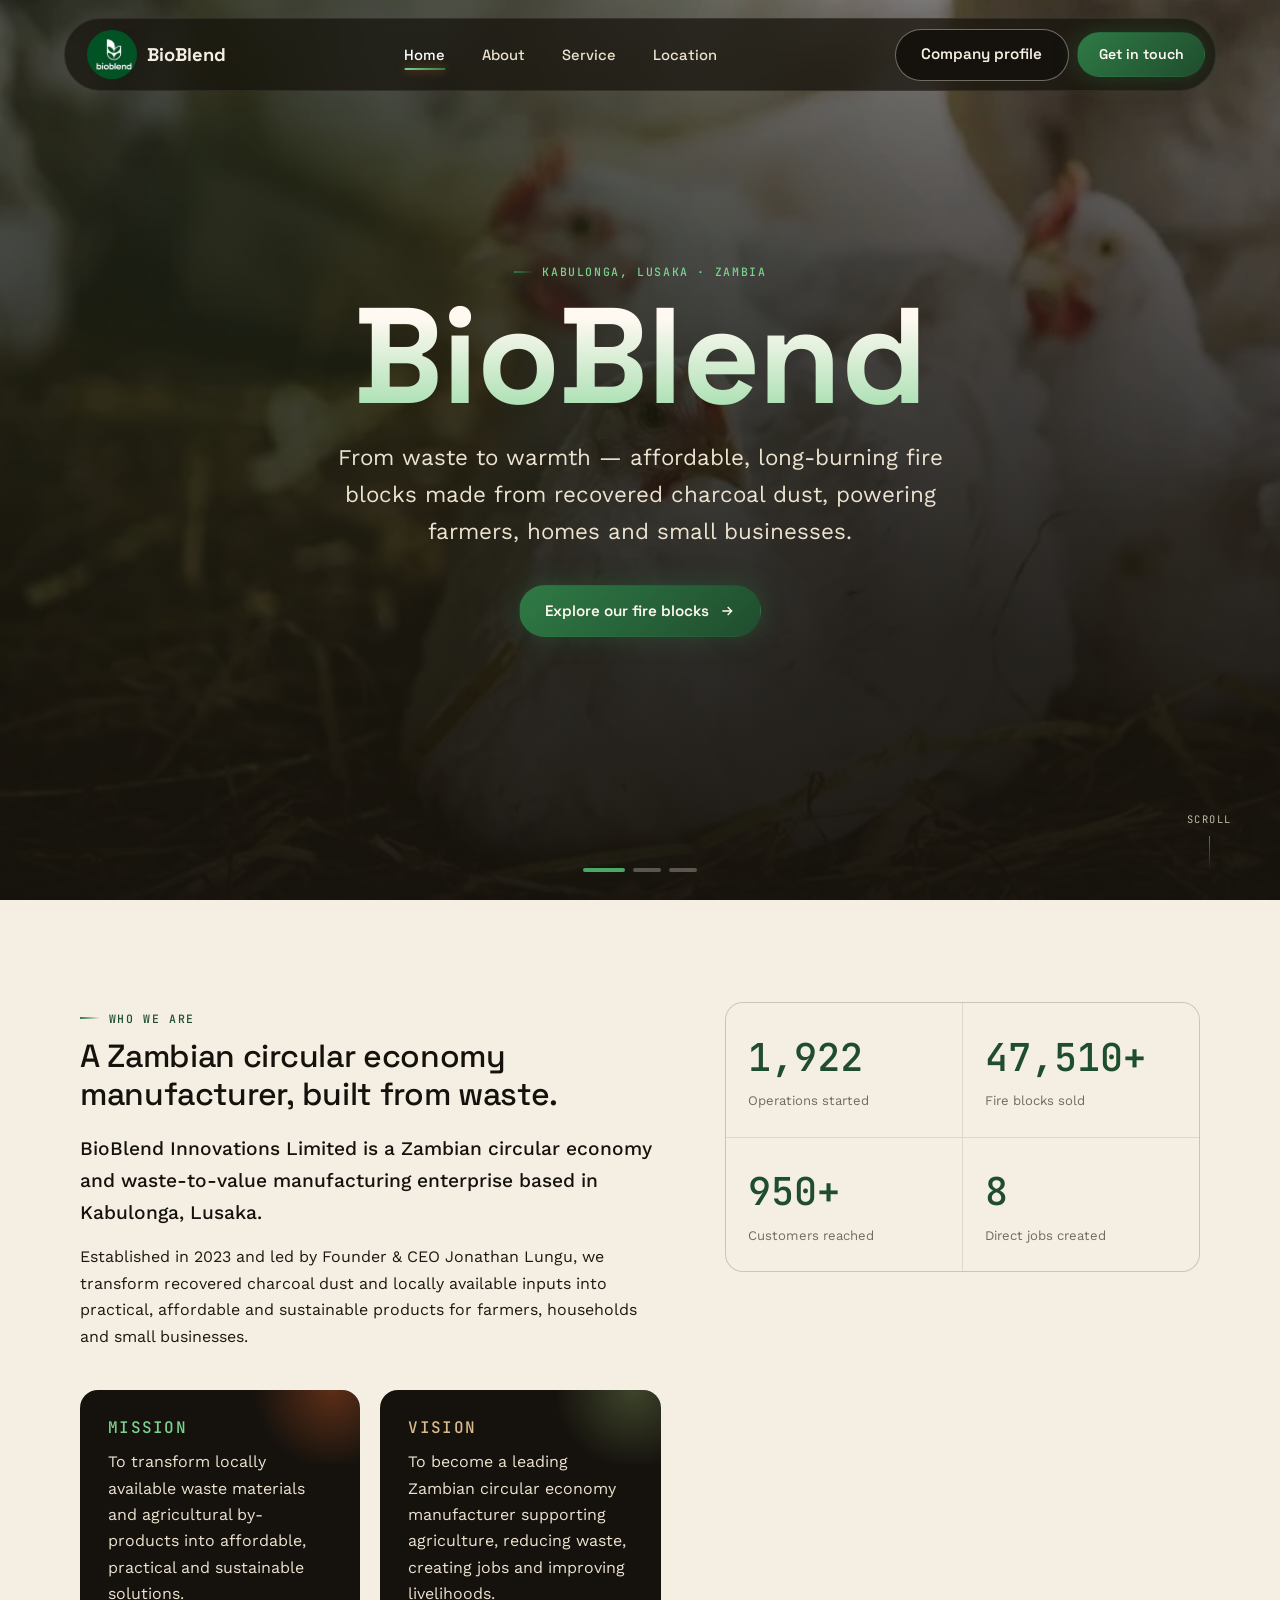
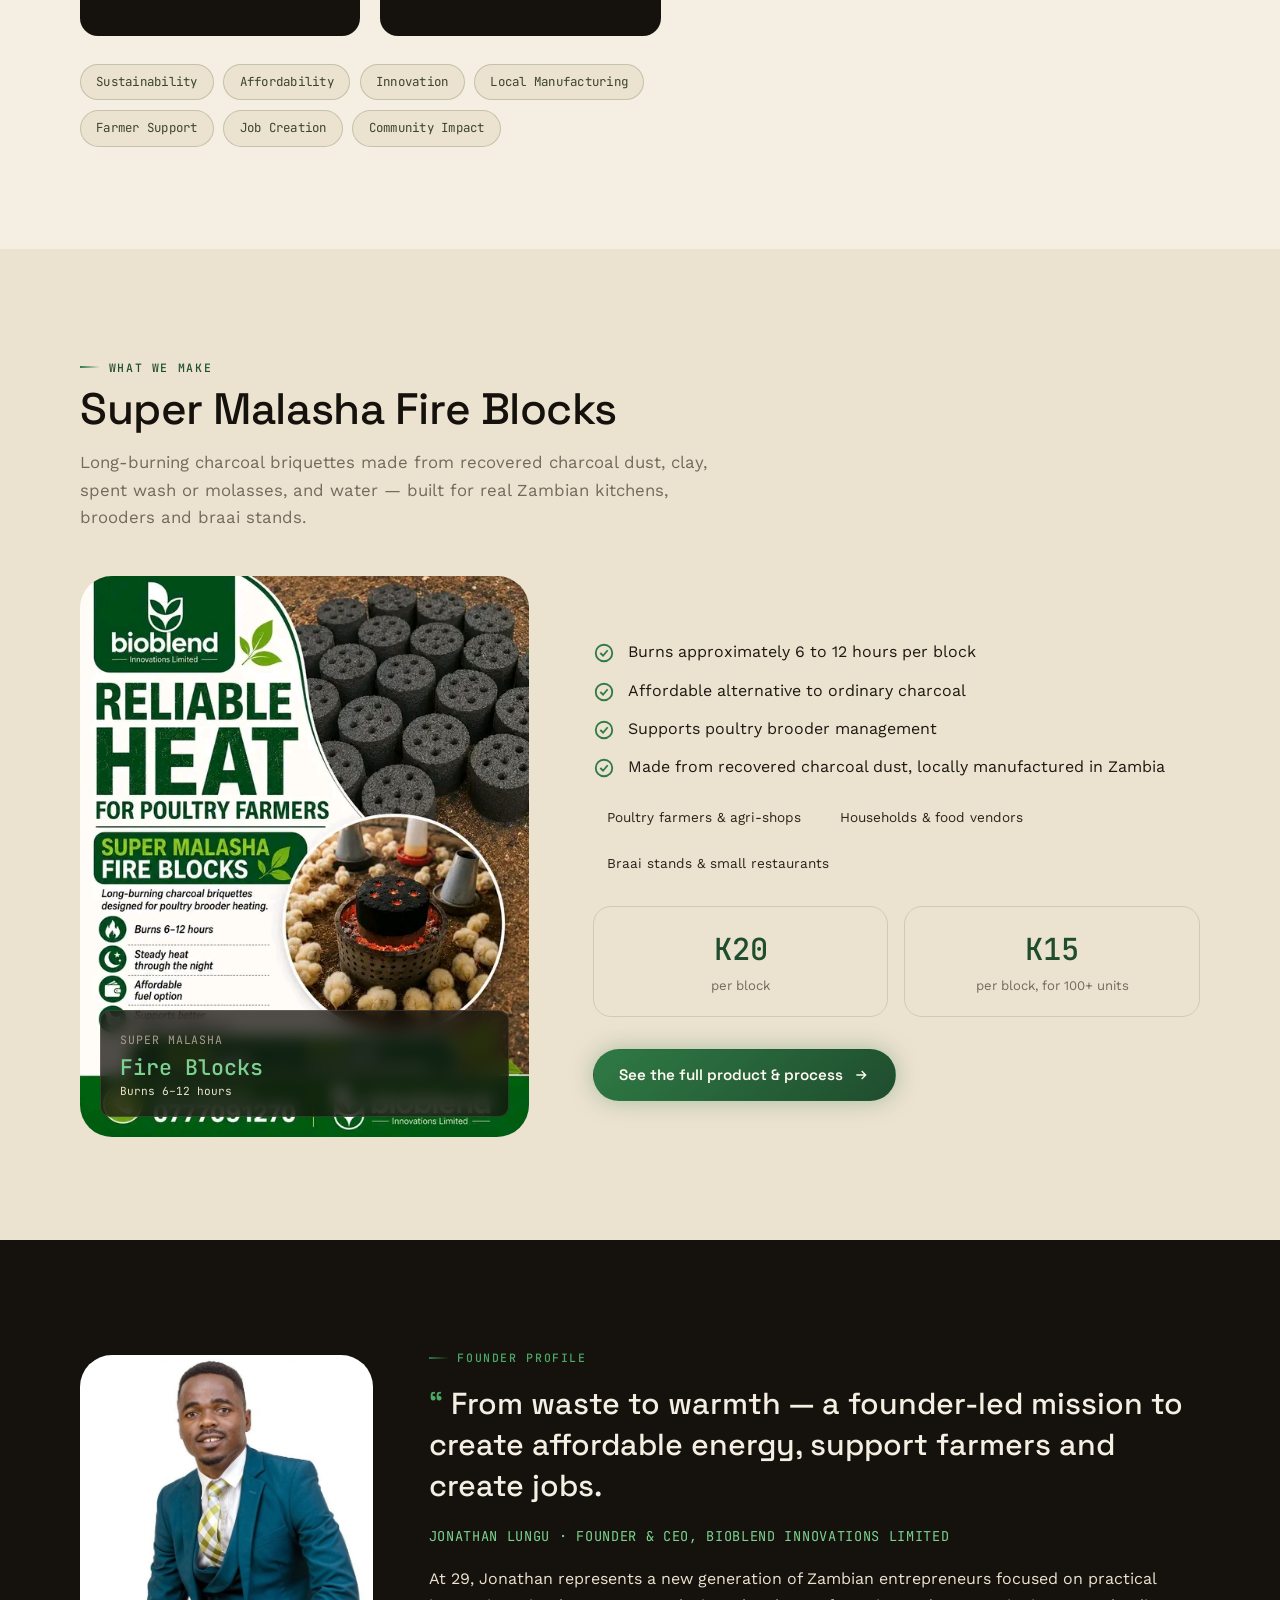
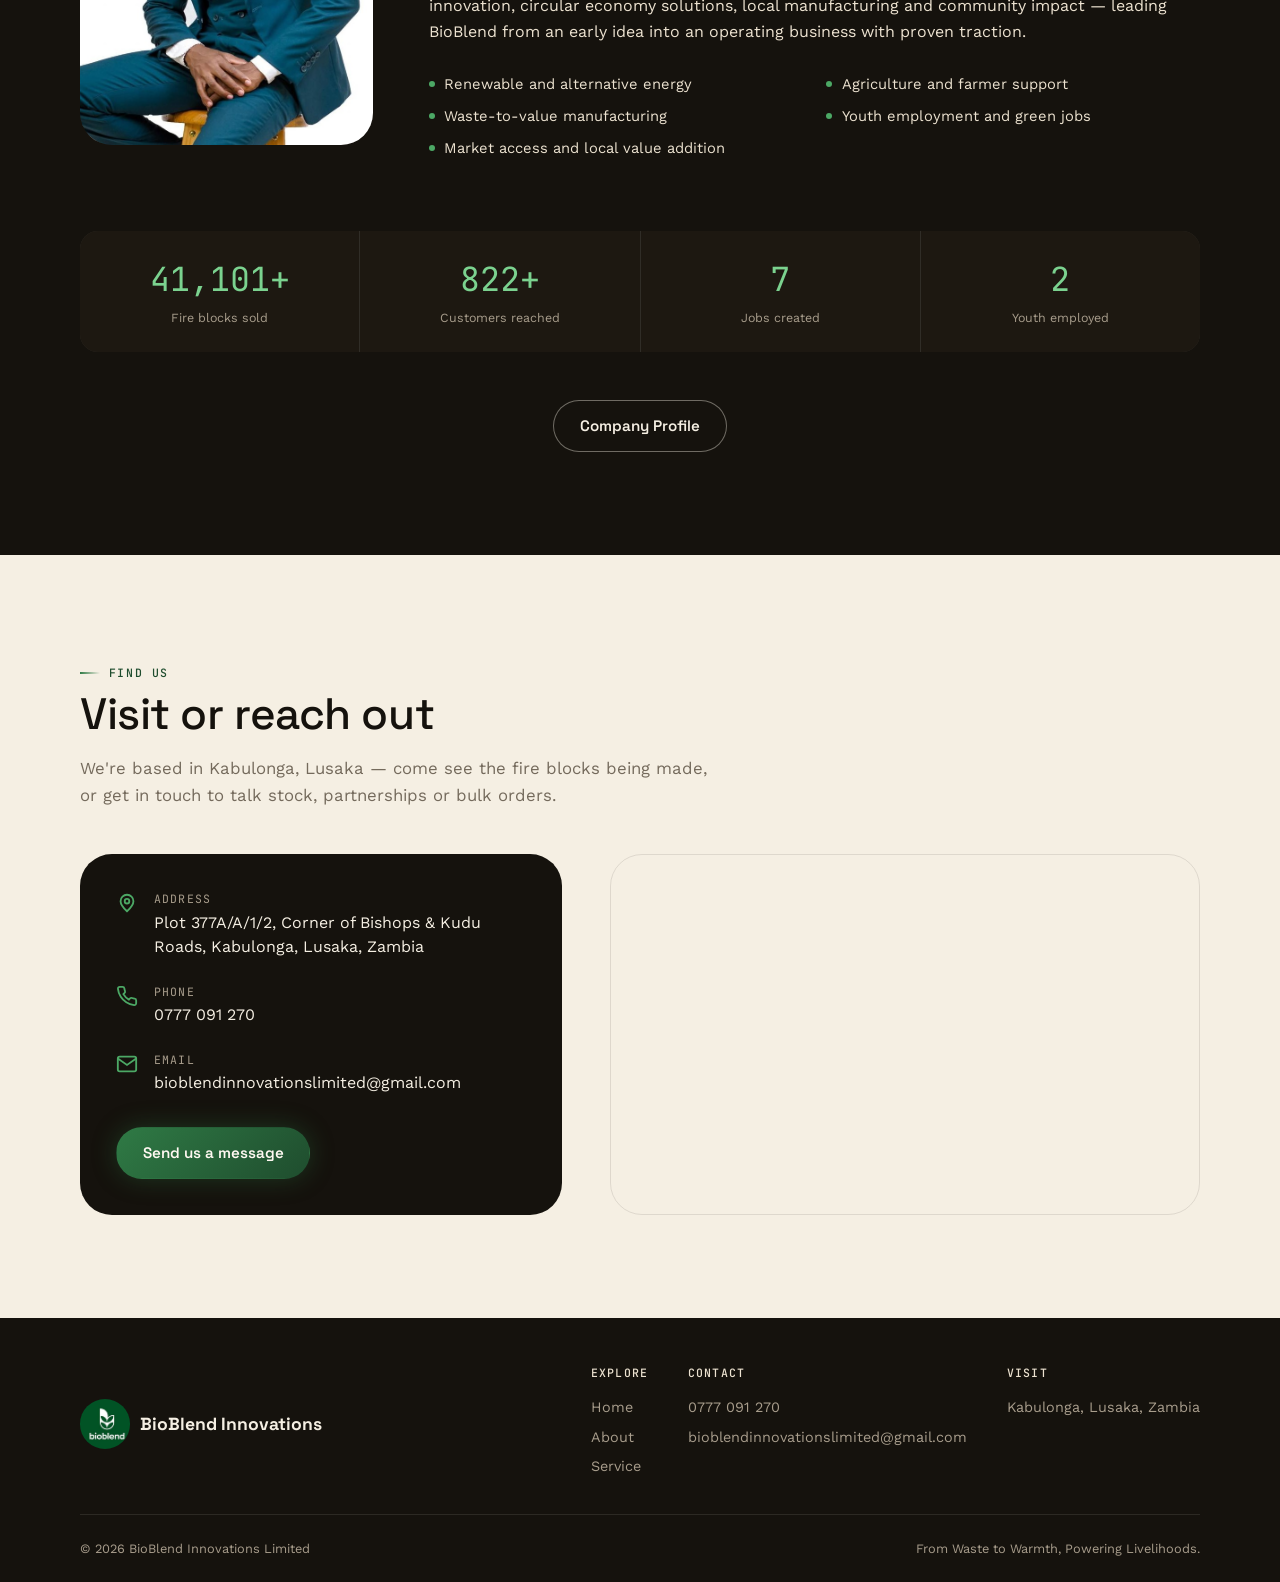
<file: index.html>
<!doctype html>
<html lang="en">
  <head>
    <meta charset="UTF-8" />
    <meta name="viewport" content="width=device-width, initial-scale=1.0" />
    <title>BioBlend Innovations — From Waste to Warmth</title>
    <meta
      name="description"
      content="BioBlend Innovations Limited turns recovered charcoal dust into Super Malasha Fire Blocks — affordable, long-burning energy for Zambian farmers, households and small businesses."
    />
    <link rel="preconnect" href="https://fonts.googleapis.com" />
    <link
      href="https://fonts.googleapis.com/css2?family=Space+Grotesk:wght@500;600;700&family=Work+Sans:wght@400;500;600&family=JetBrains+Mono:wght@500;600&display=swap"
      rel="stylesheet"
    />
    <link
      rel="stylesheet"
      href="https://cdn.jsdelivr.net/npm/bootstrap@5.3.0-alpha3/dist/css/bootstrap.min.css"
      integrity="sha384-KK94CHFLLe+nY2dmCWGMq91rCGa5gtU4mk92HdvYe+M/SXH301p5ILy+dN9+nJOZ"
      crossorigin="anonymous"
    />
    <link rel="stylesheet" href="app.css" />
  </head>
  <body data-page="home">
    <header class="">
      <nav class="site-nav" id="siteNav">
        <a class="brand" href="index.html"
          ><img
            src="images/LOGO.jpg"
            class="logo-img"
            style="width: 50px; border-radius: 50%"
            alt=""
          />
          <span class="d-none d-md-block">BioBlend</span>
        </a>

        <div class="nav-links">
          <a href="index.html#home" data-nav="home"
            ><span>Home</span><span class="u"></span
          ></a>
          <a href="index.html#about" data-nav="about"
            ><span>About</span><span class="u"></span
          ></a>
          <a href="service.html" data-nav="service"
            ><span>Service</span><span class="u"></span
          ></a>
          <a href="index.html#location" data-nav="location"
            ><span>Location</span><span class="u"></span
          ></a>
        </div>

        <div class="nav-cta">
          <a
            href="./BioBlend_Company_Profile.pdf"
            download
            class="btn btn-outline on-dark"
            >Company profile</a
          >
          <a href="index.html#location" class="btn btn-ember">Get in touch</a>
        </div>

        <button
          class="nav-toggle"
          aria-label="Toggle menu"
          aria-expanded="false"
          aria-controls="navPanel"
        >
          <span></span>
        </button>
      </nav>

      <div class="nav-panel d-md-none" id="navPanel">
        <a href="index.html#home" data-nav="home">Home</a>
        <a href="index.html#about" data-nav="about">About</a>
        <a href="service.html" data-nav="service">Service</a>
        <a href="index.html#location" data-nav="location">Location</a>
        <a href="index.html#location" class="btn btn-ember">Get in touch</a>
      </div>
    </header>

    <!-- ===================== HERO — 3-image slide, fixed overlay ===================== -->
    <section class="hero container-fluid" id="home" data-spy>
      <div class="hero-slide active">
        <div
          class="art"
          style="
            background:
              radial-gradient(
                circle at 20% 25%,
                rgba(31, 77, 46, 0.55),
                transparent 55%
              ),
              radial-gradient(
                circle at 75% 70%,
                rgba(21, 18, 13, 0.65),
                transparent 60%
              ),
              url(&quot;./images/broilers.jpg&quot;);
            background-size: cover;
            background-position: center;
          "
        ></div>
      </div>
      <div class="hero-slide">
        <div
          class="art"
          style="
            background:
              radial-gradient(
                circle at 30% 30%,
                rgba(76, 168, 101, 0.4),
                transparent 55%
              ),
              radial-gradient(
                circle at 70% 75%,
                rgba(21, 18, 13, 0.7),
                transparent 60%
              ),
              url(&quot;./images/fireblock-portrait.jpg&quot;);
            background-size: cover;
            background-position: top center;
          "
        ></div>
      </div>
      <div class="hero-slide">
        <div
          class="art"
          style="
            background:
              radial-gradient(
                circle at 50% 85%,
                rgba(47, 122, 69, 0.5),
                transparent 55%
              ),
              radial-gradient(
                circle at 25% 15%,
                rgba(21, 18, 13, 0.4),
                transparent 50%
              ),
              url(&quot;./images/natural-compost.jpg&quot;);
            background-size: cover;
            background-position: center;
          "
        ></div>
      </div>

      <div class="hero-content">
        <span class="eyebrow">Kabulonga, Lusaka · Zambia</span>
        <h1 class="hero-word">BioBlend</h1>
        <p class="hero-tagline">
          From waste to warmth — affordable, long-burning fire blocks made from
          recovered charcoal dust, powering farmers, homes and small businesses.
        </p>
        <div class="hero-actions">
          <a href="index.html#service" class="btn btn-ember">
            Explore our fire blocks
            <svg
              viewBox="0 0 24 24"
              fill="none"
              stroke="currentColor"
              stroke-width="2"
            >
              <path d="M5 12h14M13 6l6 6-6 6" />
            </svg>
          </a>
          <a href="about.html" class="btn btn-outline on-dark d-none"
            >Our story</a
          >
        </div>
      </div>

      <div class="hero-dots">
        <button class="active" aria-label="Slide 1"></button>
        <button aria-label="Slide 2"></button>
        <button aria-label="Slide 3"></button>
      </div>
      <div class="scroll-cue">
        <span>Scroll</span><span class="line"></span>
      </div>
    </section>

    <!-- ===================== 1. ABOUT (snapshot) ===================== -->
    <section class="on-parchment" id="about" data-spy>
      <div class="wrap">
        <div class="snap-grid">
          <div class="snap-copy reveal-left">
            <span class="eyebrow">Who we are</span>
            <h2 style="margin-top: 0.6rem">
              A Zambian circular economy manufacturer, built from waste.
            </h2>
            <p class="lead-line" style="margin-top: 1.25rem">
              BioBlend Innovations Limited is a Zambian circular economy and
              waste-to-value manufacturing enterprise based in Kabulonga,
              Lusaka.
            </p>
            <p>
              Established in 2023 and led by Founder &amp; CEO Jonathan Lungu,
              we transform recovered charcoal dust and locally available inputs
              into practical, affordable and sustainable products for farmers,
              households and small businesses.
            </p>
            <div class="mv-grid">
              <div class="mv-card reveal-scale">
                <h4>Mission</h4>
                <p>
                  To transform locally available waste materials and
                  agricultural by-products into affordable, practical and
                  sustainable solutions.
                </p>
              </div>
              <div class="mv-card moss reveal-scale">
                <h4>Vision</h4>
                <p>
                  To become a leading Zambian circular economy manufacturer
                  supporting agriculture, reducing waste, creating jobs and
                  improving livelihoods.
                </p>
              </div>
            </div>
            <div class="value-chips stagger">
              <span>Sustainability</span>
              <span>Affordability</span>
              <span>Innovation</span>
              <span>Local Manufacturing</span>
              <span>Farmer Support</span>
              <span>Job Creation</span>
              <span>Community Impact</span>
            </div>
            <a
              href="about.html"
              class="btn btn-outline d-none"
              style="margin-top: 2rem"
            >
              Read our full company profile
              <svg
                viewBox="0 0 24 24"
                fill="none"
                stroke="currentColor"
                stroke-width="2"
              >
                <path d="M5 12h14M13 6l6 6-6 6" />
              </svg>
            </a>
          </div>

          <div class="reveal-right">
            <div class="stat-grid">
              <div class="stat-card">
                <span class="num" data-count="2023" data-suffix="">0</span
                ><span class="label">Operations started</span>
              </div>
              <div class="stat-card">
                <span class="num" data-count="50000" data-suffix="+">0</span
                ><span class="label">Fire blocks sold</span>
              </div>
              <div class="stat-card">
                <span class="num" data-count="1000" data-suffix="+">0</span
                ><span class="label">Customers reached</span>
              </div>
              <div class="stat-card">
                <span class="num" data-count="8" data-suffix="">0</span
                ><span class="label">Direct jobs created</span>
              </div>
            </div>
          </div>
        </div>
      </div>
    </section>

    <!-- ===================== 2. SERVICE (flagship product) ===================== -->
    <section class="on-clay" id="service" data-spy>
      <div class="wrap">
        <div class="section-head reveal">
          <span class="eyebrow">What we make</span>
          <h2>Super Malasha Fire Blocks</h2>
          <p>
            Long-burning charcoal briquettes made from recovered charcoal dust,
            clay, spent wash or molasses, and water — built for real Zambian
            kitchens, brooders and braai stands.
          </p>
        </div>

        <div class="product-grid">
          <div class="product-visual reveal-scale">
            <svg
              width="100%"
              height="100%"
              viewBox="0 0 400 500"
              preserveAspectRatio="xMidYMid slice"
              class="d-none"
            >
              <rect width="400" height="500" fill="#1d1811" />
              <radialGradient id="pg" cx="30%" cy="20%" r="70%">
                <stop offset="0%" stop-color="#2f7a45" stop-opacity="0.55" />
                <stop offset="100%" stop-color="#1d1811" stop-opacity="0" />
              </radialGradient>
              <rect width="400" height="500" fill="url(#pg)" />
              <g opacity="0.95">
                <rect
                  x="90"
                  y="260"
                  width="90"
                  height="55"
                  rx="6"
                  fill="#453a2b"
                />
                <rect
                  x="190"
                  y="245"
                  width="90"
                  height="55"
                  rx="6"
                  fill="#2b2319"
                />
                <rect
                  x="130"
                  y="200"
                  width="90"
                  height="55"
                  rx="6"
                  fill="#c99b6a"
                />
                <rect
                  x="110"
                  y="315"
                  width="90"
                  height="55"
                  rx="6"
                  fill="#2b2319"
                />
                <rect
                  x="205"
                  y="305"
                  width="90"
                  height="55"
                  rx="6"
                  fill="#453a2b"
                />
              </g>
            </svg>
            <img
              src="images/fireblock-portrait.jpg"
              style="width: 100%; height: 100%; object-fit: cover"
              alt=""
            />
            <div class="price-badge">
              <div>
                <span
                  style="
                    font-family: var(--font-mono);
                    font-size: 0.72rem;
                    color: var(--ash-300);
                    text-transform: uppercase;
                    letter-spacing: 0.08em;
                  "
                  >Super Malasha</span
                >
                <div class="p">Fire Blocks<small>Burns 6–12 hours</small></div>
              </div>
            </div>
          </div>

          <div class="reveal-right">
            <ul class="benefit-list stagger">
              <li>
                <svg
                  viewBox="0 0 24 24"
                  fill="none"
                  stroke="currentColor"
                  stroke-width="2"
                >
                  <circle cx="12" cy="12" r="9" />
                  <path d="M8 12l3 3 5-6" /></svg
                >Burns approximately 6 to 12 hours per block
              </li>
              <li>
                <svg
                  viewBox="0 0 24 24"
                  fill="none"
                  stroke="currentColor"
                  stroke-width="2"
                >
                  <circle cx="12" cy="12" r="9" />
                  <path d="M8 12l3 3 5-6" /></svg
                >Affordable alternative to ordinary charcoal
              </li>
              <li>
                <svg
                  viewBox="0 0 24 24"
                  fill="none"
                  stroke="currentColor"
                  stroke-width="2"
                >
                  <circle cx="12" cy="12" r="9" />
                  <path d="M8 12l3 3 5-6" /></svg
                >Supports poultry brooder management
              </li>
              <li>
                <svg
                  viewBox="0 0 24 24"
                  fill="none"
                  stroke="currentColor"
                  stroke-width="2"
                >
                  <circle cx="12" cy="12" r="9" />
                  <path d="M8 12l3 3 5-6" /></svg
                >Made from recovered charcoal dust, locally manufactured in
                Zambia
              </li>
            </ul>

            <div class="market-row">
              <span>Poultry farmers &amp; agri-shops</span>
              <span>Households &amp; food vendors</span>
              <span>Braai stands &amp; small restaurants</span>
            </div>

            <div class="price-table">
              <div class="cell">
                <div class="amt">K20</div>
                <div class="cond">per block</div>
              </div>
              <div class="cell">
                <div class="amt">K15</div>
                <div class="cond">per block, for 100+ units</div>
              </div>
            </div>

            <a
              href="service.html"
              class="btn btn-ember"
              style="margin-top: 2rem"
            >
              See the full product &amp; process
              <svg
                viewBox="0 0 24 24"
                fill="none"
                stroke="currentColor"
                stroke-width="2"
              >
                <path d="M5 12h14M13 6l6 6-6 6" />
              </svg>
            </a>
          </div>
        </div>
      </div>
    </section>

    <!-- ===================== 3. ABOUT US (people & impact) ===================== -->
    <section class="on-dark" id="people" data-spy>
      <div class="wrap">
        <div class="founder-grid">
          <div class="founder-portrait reveal-scale">
            <img
              src="./images/founder-profile.jpg"
              alt="Jonathan Lungu, Founder & CEO of BioBlend Innovations Limited"
            />
          </div>
          <div class="reveal-right">
            <span class="eyebrow" style="color: var(--ember-400)"
              >Founder profile</span
            >
            <p class="founder-quote" style="margin-top: 1rem">
              From waste to warmth — a founder-led mission to create affordable
              energy, support farmers and create jobs.
            </p>
            <div class="founder-role">
              JONATHAN LUNGU · FOUNDER &amp; CEO, BIOBLEND INNOVATIONS LIMITED
            </div>
            <p style="margin-top: 1.25rem; color: var(--parchment-100)">
              At 29, Jonathan represents a new generation of Zambian
              entrepreneurs focused on practical innovation, circular economy
              solutions, local manufacturing and community impact — leading
              BioBlend from an early idea into an operating business with proven
              traction.
            </p>
            <ul class="founder-focus stagger">
              <li>Renewable and alternative energy</li>
              <li>Agriculture and farmer support</li>
              <li>Waste-to-value manufacturing</li>
              <li>Youth employment and green jobs</li>
              <li>Market access and local value addition</li>
            </ul>
          </div>
        </div>

        <div class="op-strip stagger" style="margin-top: 4.5rem">
          <div class="cell">
            <span class="num" data-count="50000" data-suffix="+">0</span>
            <div class="lbl">Fire blocks sold</div>
          </div>
          <div class="cell">
            <span class="num" data-count="1000" data-suffix="+">0</span>
            <div class="lbl">Customers reached</div>
          </div>
          <div class="cell">
            <span class="num" data-count="8">0</span>
            <div class="lbl">Jobs created</div>
          </div>
          <div class="cell">
            <span class="num" data-count="3">0</span>
            <div class="lbl">Youth employed</div>
          </div>
        </div>

        <div style="text-align: center; margin-top: 3rem" class="reveal ">
          <a href="BioBlend_Company_Profile.pdf" class="btn btn-outline on-dark"
            >Company Profile</a
          >
        </div>
      </div>
    </section>

    <!-- ===================== 4. LOCATION ===================== -->
    <section class="on-parchment" id="location" data-spy>
      <div class="wrap">
        <div class="section-head reveal">
          <span class="eyebrow">Find us</span>
          <h2>Visit or reach out</h2>
          <p>
            We're based in Kabulonga, Lusaka — come see the fire blocks being
            made, or get in touch to talk stock, partnerships or bulk orders.
          </p>
        </div>

        <div class="loc-grid">
          <div class="loc-card reveal-left">
            <div class="loc-item">
              <svg
                viewBox="0 0 24 24"
                fill="none"
                stroke="currentColor"
                stroke-width="2"
              >
                <path d="M12 21s7-6.5 7-11a7 7 0 10-14 0c0 4.5 7 11 7 11z" />
                <circle cx="12" cy="10" r="2.5" />
              </svg>
              <div>
                <div class="t">Address</div>
                <div class="v">
                  Plot 377A/A/1/2, Corner of Bishops &amp; Kudu Roads,
                  Kabulonga, Lusaka, Zambia
                </div>
              </div>
            </div>
            <div class="loc-item">
              <svg
                viewBox="0 0 24 24"
                fill="none"
                stroke="currentColor"
                stroke-width="2"
              >
                <path
                  d="M22 16.92v3a2 2 0 01-2.18 2 19.79 19.79 0 01-8.63-3.07 19.5 19.5 0 01-6-6 19.79 19.79 0 01-3.07-8.67A2 2 0 014.11 2h3a2 2 0 012 1.72c.13.96.36 1.9.7 2.81a2 2 0 01-.45 2.11L8.09 9.91a16 16 0 006 6l1.27-1.27a2 2 0 012.11-.45c.9.34 1.85.57 2.81.7A2 2 0 0122 16.92z"
                />
              </svg>
              <div>
                <div class="t">Phone</div>
                <div class="v">
                  <a href="tel:+260777091270">0777 091 270</a>
                </div>
              </div>
            </div>
            <div class="loc-item">
              <svg
                viewBox="0 0 24 24"
                fill="none"
                stroke="currentColor"
                stroke-width="2"
              >
                <path d="M4 4h16v16H4z" stroke="none" />
                <path d="M22 6l-10 7L2 6" />
                <rect x="2" y="4" width="20" height="16" rx="2" />
              </svg>
              <div>
                <div class="t">Email</div>
                <div class="v">
                  <a href="mailto:bioblendinnovationslimited@gmail.com"
                    >bioblendinnovationslimited@gmail.com</a
                  >
                </div>
              </div>
            </div>
            <a
              href="mailto:bioblendinnovations@gmail.com"
              class="btn btn-ember"
              style="align-self: flex-start; margin-top: 0.5rem"
              >Send us a message</a
            >
          </div>

          <div class="map-frame reveal-right">
            <iframe
              title="BioBlend Innovations location map"
              src="https://www.google.com/maps?q=Kabulonga,+Lusaka,+Zambia&output=embed"
              loading="lazy"
              referrerpolicy="no-referrer-when-downgrade"
            >
            </iframe>
          </div>
        </div>
      </div>
    </section>

    <footer class="site-footer">
      <div class="wrap">
        <div class="footer-top">
          <div class="footer-brand">
             <img
            src="images/LOGO.jpg"
            class="logo-img"
            style="width: 50px; border-radius: 50%"
            alt=""
          />
            BioBlend Innovations
          </div>
          <div class="footer-links">
            <div>
              <h5>Explore</h5>
              <a href="index.html">Home</a>
              <a href="about.html">About</a>
              <a href="service.html">Service</a>
            </div>
            <div>
              <h5>Contact</h5>
              <a href="tel:+260777091270">0777 091 270</a>
              <a href="mailto:bioblendinnovationslimited@gmail.com"
                >bioblendinnovationslimited@gmail.com</a
              >
            </div>
            <div>
              <h5>Visit</h5>
              <a href="index.html#location">Kabulonga, Lusaka, Zambia</a>
            </div>
          </div>
        </div>
        <div class="footer-bottom">
          <span>© <span data-year></span> BioBlend Innovations Limited</span>
          <span>From Waste to Warmth, Powering Livelihoods.</span>
        </div>
      </div>
    </footer>

    <script src="script.js" defer></script>
    <script
      src="https://cdn.jsdelivr.net/npm/bootstrap@5.3.0-alpha3/dist/js/bootstrap.bundle.min.js"
      integrity="sha384-ENjdO4Dr2bkBIFxQpeoTz1HIcje39Wm4jDKdf19U8gI4ddQ3GYNS7NTKfAdVQSZe"
      crossorigin="anonymous"
      defer
    ></script>
  </body>
</html>
</file>
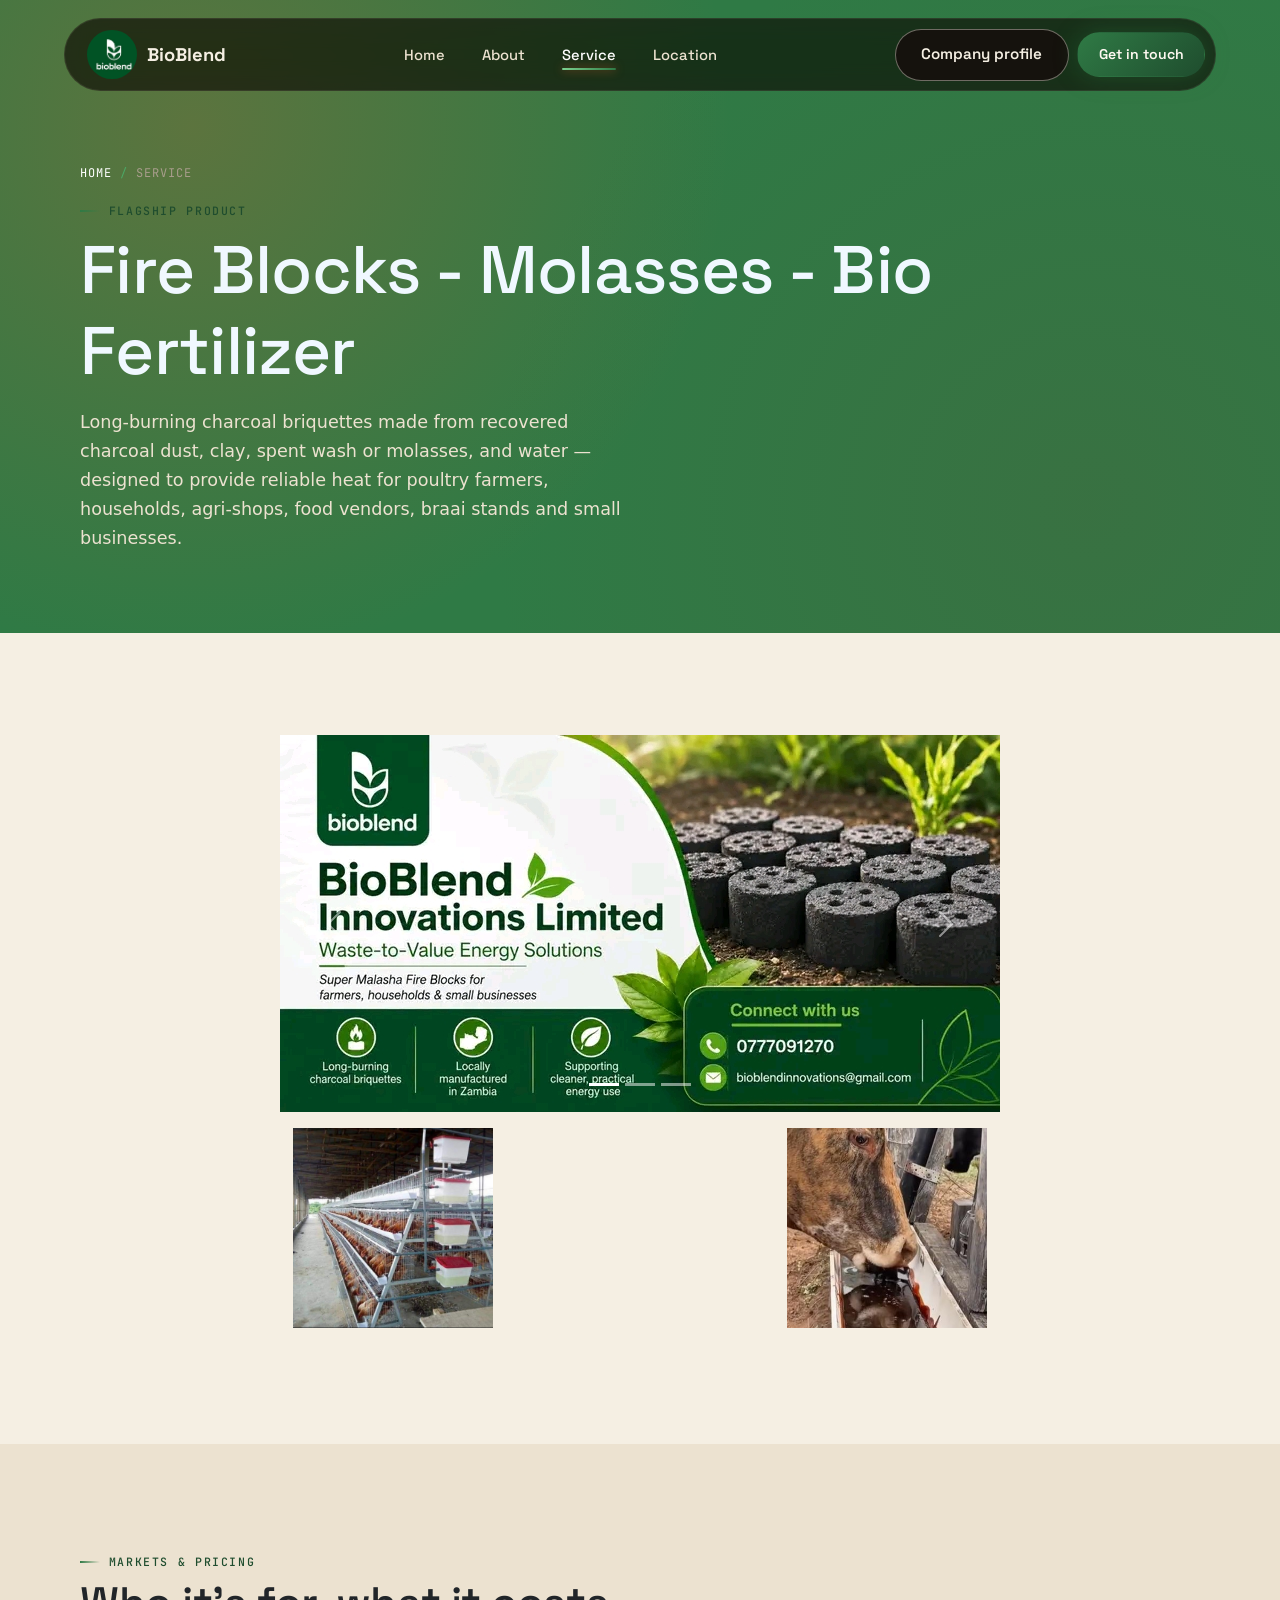
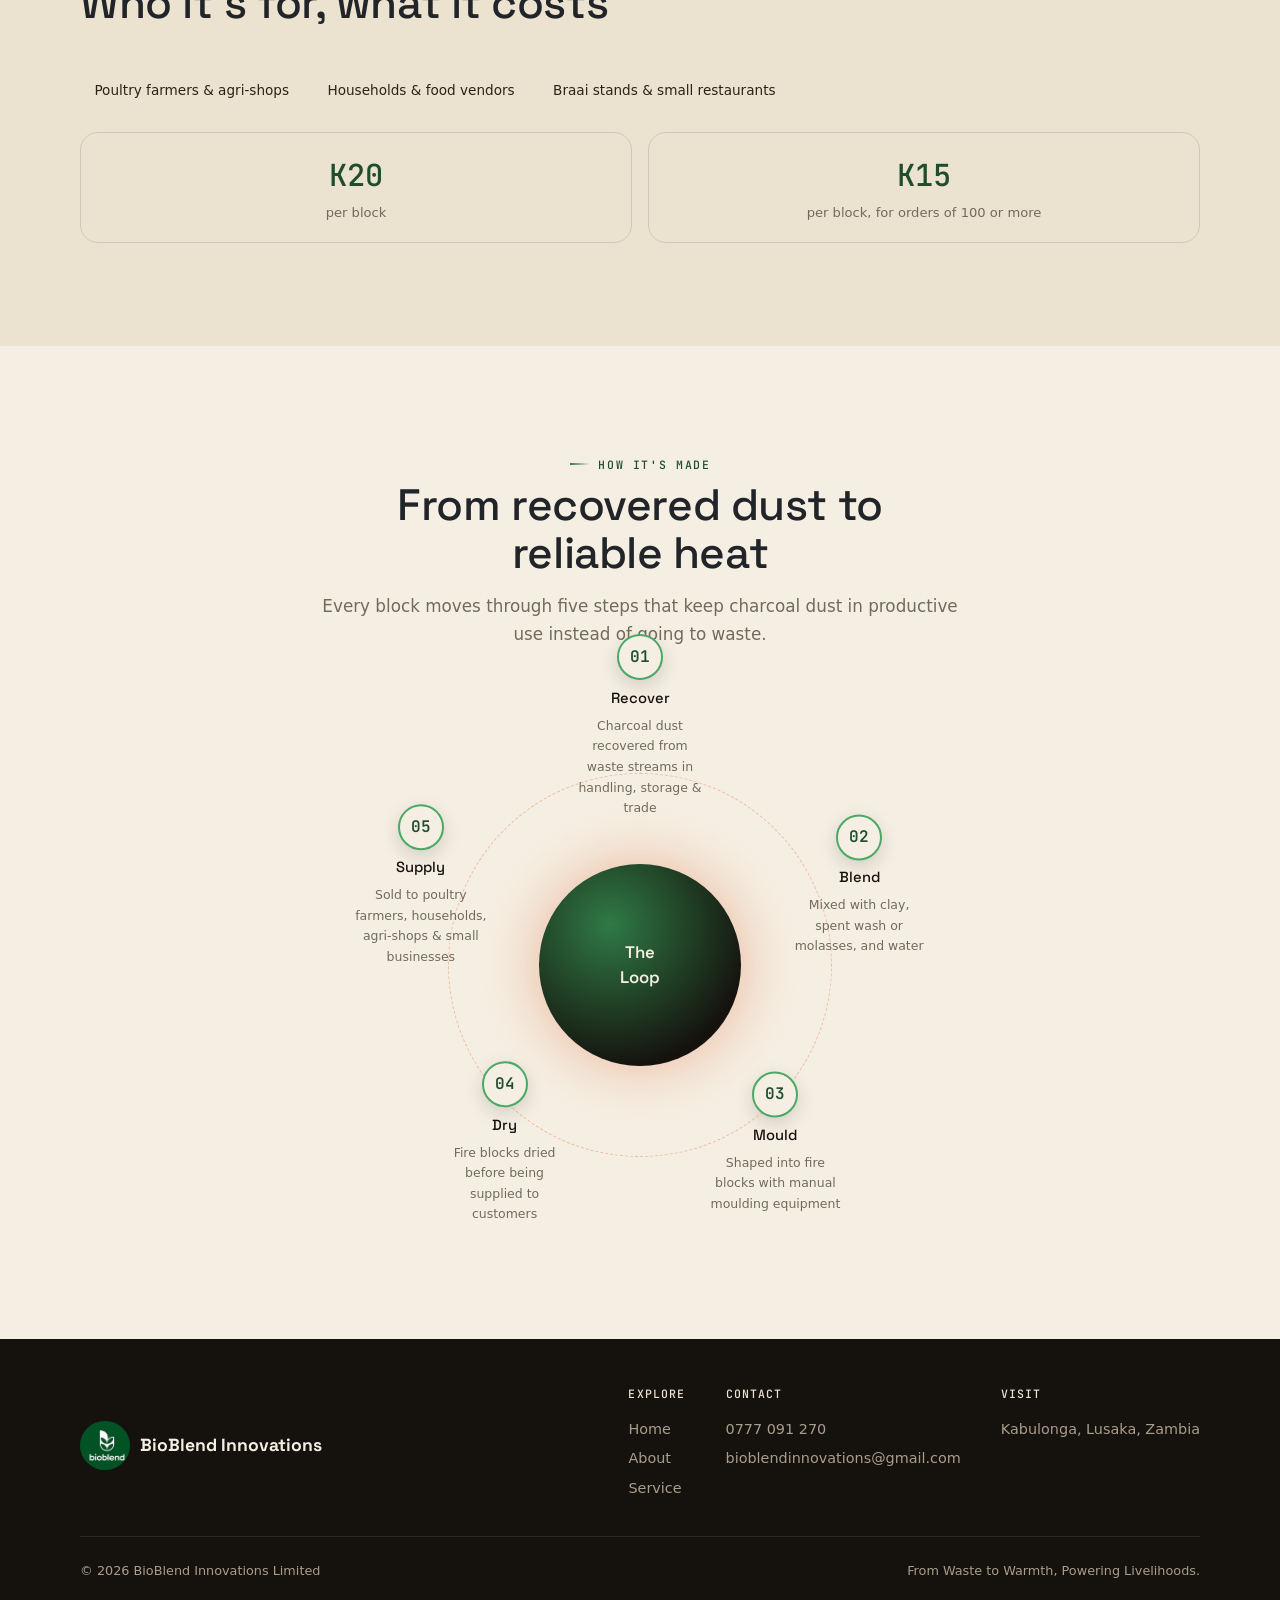
<file: service.html>
<!doctype html>
<html lang="en">
  <head>
    <meta charset="UTF-8" />
    <meta name="viewport" content="width=device-width, initial-scale=1.0" />
    <title>
      Our Product — Super Malasha Fire Blocks | BioBlend Innovations
    </title>
    <meta
      name="description"
      content="Super Malasha Fire Blocks: long-burning charcoal briquettes from recovered charcoal dust. Benefits, markets, pricing and how they're made."
    />
    <link rel="preconnect" href="https://fonts.googleapis.com" />
    <link
      href="https://fonts.googleapis.com/css2?family=Space+Grotesk:wght@500;600;700&family=Work+Sans:wght@400;500;600&family=JetBrains+Mono:wght@500;600&display=swap"
      rel="stylesheet"
    />
    <link rel="stylesheet" href="app.css" />
    <link
      rel="stylesheet"
      href="https://cdn.jsdelivr.net/npm/bootstrap@5.3.0-alpha3/dist/css/bootstrap.min.css"
    />
  </head>
  <body data-page="service">
    <header>
      <nav class="site-nav" id="siteNav">
        <a class="brand" href="#" style="text-decoration: none"
          ><img
            src="images/LOGO.jpg"
            class="logo-img"
            style="width: 50px; border-radius: 50%"
            alt=""
          />
          <span class="d-none d-md-block">BioBlend</span>
        </a>

        <div class="nav-links">
          <a href="index.html#home" data-nav="home"
            ><span>Home</span><span class="u"></span
          ></a>
          <a href="index.html#about" data-nav="about"
            ><span>About</span><span class="u"></span
          ></a>
          <a href="index.html#service" data-nav="service"
            ><span>Service</span><span class="u"></span
          ></a>
          <a href="index.html#location" data-nav="location"
            ><span>Location</span><span class="u"></span
          ></a>
        </div>

        <div class="nav-cta">
          <a href="about.html" class="service-btn rounded-5 btn-outline on-dark"
            >Company profile</a
          >
          <a href="index.html#location" class="service-btn rounded-5 btn-ember"
            >Get in touch</a
          >
        </div>

        <button
          class="nav-toggle"
          aria-label="Toggle menu"
          aria-expanded="false"
          aria-controls="navPanel"
        >
          <span></span>
        </button>
      </nav>
      <div class="nav-panel d-md-none" id="navPanel">
        <a href="index.html#home" data-nav="home">Home</a>
        <a href="index.html#about" data-nav="about">About</a>
        <a href="service.html" data-nav="service">Service</a>
        <a href="index.html#location" data-nav="location">Location</a>
        <a href="index.html#location" class="btn btn-ember">Get in touch</a>
      </div>
    </header>

    <!-- PAGE HERO -->
    <section class="page-hero">
      <div class="wrap inner">
        <div class="crumb">
          <a href="index.html" style="text-decoration: none; color: white"
            >Home</a
          ><span class="sep">/</span><span>Service</span>
        </div>
        <span class="eyebrow" style="margin-top: 1.25rem"
          >Flagship product</span
        >
        <h1 style="color: aliceblue">
          Fire Blocks - Molasses - Bio Fertilizer
        </h1>
        <p class="lead">
          Long-burning charcoal briquettes made from recovered charcoal dust,
          clay, spent wash or molasses, and water — designed to provide reliable
          heat for poultry farmers, households, agri-shops, food vendors, braai
          stands and small businesses.
        </p>
      </div>
    </section>

    <!-- PRODUCT OVERVIEW -->
    <section class="on-parchment">
      <div class="wrap">
        <div
          class="product-grid ontainer-fluid d-flex justify-content-center align-items-center"
        >
          <div class="">
            <div id="carouselExampleIndicators" class="carousel slide">
              <div class="carousel-indicators">
                <button
                  type="button"
                  data-bs-target="#carouselExampleIndicators"
                  data-bs-slide-to="0"
                  class="active"
                  aria-current="true"
                  aria-label="Slide 1"
                ></button>
                <button
                  type="button"
                  data-bs-target="#carouselExampleIndicators"
                  data-bs-slide-to="1"
                  aria-label="Slide 2"
                ></button>
                <button
                  type="button"
                  data-bs-target="#carouselExampleIndicators"
                  data-bs-slide-to="2"
                  aria-label="Slide 3"
                ></button>
              </div>
              <div class="carousel-inner">
                <div class="carousel-item active">
                  <img
                    src="images/landscape-flyer.jpg"
                    class="d-block w-100"
                    alt="..."
                  />
                </div>
                <div class="carousel-item">
                  <img
                    src="images/broiler-rs.png"
                    class="d-block w-100"
                    alt="..."
                  />
                </div>
                <div class="carousel-item">
                  <img
                    src="images/natural-compost-rs.jpg"
                    class="d-block w-100"
                    alt="..."
                  />
                </div>
              </div>
              <button
                class="carousel-control-prev"
                type="button"
                data-bs-target="#carouselExampleIndicators"
                data-bs-slide="prev"
              >
                <span
                  class="carousel-control-prev-icon"
                  aria-hidden="true"
                ></span>
                <span class="visually-hidden">Previous</span>
              </button>
              <button
                class="carousel-control-next"
                type="button"
                data-bs-target="#carouselExampleIndicators"
                data-bs-slide="next"
              >
                <span
                  class="carousel-control-next-icon"
                  aria-hidden="true"
                ></span>
                <span class="visually-hidden">Next</span>
              </button>
            </div>
            <div
              class="container d-flex p-2 justify-content-lg-between justify-content-center align-items-center"
              style="height: fit-content; flex-wrap: wrap"
            >
              <img
                src="images/battery-cage.jpg"
                class="mt-2 d-inline product-tab"
                id="product-1"
                alt=""
              />
              
              <img
                src="images/molasses.jpg"
                id="product-2"
                class="mt-2 d-inline product-tab"
                alt=""
              />
             
            </div>
          </div>
        </div>
      </div>
    </section>

    <!-- MARKETS & PRICING -->
    <section class="on-clay">
      <div class="wrap">
        <div class="section-head reveal">
          <span class="eyebrow">Markets &amp; pricing</span>
          <h2>Who it's for, what it costs</h2>
        </div>
        <div class="market-row stagger" style="font-size: 0.95rem">
          <span>Poultry farmers &amp; agri-shops</span>
          <span>Households &amp; food vendors</span>
          <span>Braai stands &amp; small restaurants</span>
        </div>
        <div class="price-table">
          <div class="cell reveal-left">
            <div class="amt">K20</div>
            <div class="cond">per block</div>
          </div>
          <div class="cell reveal-right">
            <div class="amt">K15</div>
            <div class="cond">per block, for orders of 100 or more</div>
          </div>
        </div>
      </div>
    </section>

    <!-- HOW IT'S MADE — circular process -->
    <section class="on-parchment">
      <div class="wrap">
        <div
          class="section-head reveal"
          style="margin-inline: auto; text-align: center"
        >
          <span class="eyebrow" style="justify-content: center"
            >How it's made</span
          >
          <h2>From recovered dust to reliable heat</h2>
          <p style="margin-inline: auto">
            Every block moves through five steps that keep charcoal dust in
            productive use instead of going to waste.
          </p>
        </div>
        <div class="loop-wrap reveal-scale">
          <div class="loop">
            <div class="loop-center">The<br />Loop</div>
            <div class="loop-node">
              <div class="dot">01</div>
              <h5>Recover</h5>
              <p>
                Charcoal dust recovered from waste streams in handling, storage
                &amp; trade
              </p>
            </div>
            <div class="loop-node">
              <div class="dot">02</div>
              <h5>Blend</h5>
              <p>Mixed with clay, spent wash or molasses, and water</p>
            </div>
            <div class="loop-node">
              <div class="dot">03</div>
              <h5>Mould</h5>
              <p>Shaped into fire blocks with manual moulding equipment</p>
            </div>
            <div class="loop-node">
              <div class="dot">04</div>
              <h5>Dry</h5>
              <p>Fire blocks dried before being supplied to customers</p>
            </div>
            <div class="loop-node">
              <div class="dot">05</div>
              <h5>Supply</h5>
              <p>
                Sold to poultry farmers, households, agri-shops &amp; small
                businesses
              </p>
            </div>
          </div>
        </div>
      </div>
    </section>

    <!-- FUTURE PRODUCT LINES -->

    <footer class="site-footer">
      <div class="wrap">
        <div class="footer-top">
          <div class="footer-brand">
            <svg
              width="26"
              class="d-none"
              height="26"
              viewBox="0 0 32 32"
              fill="none"
              xmlns="http://www.w3.org/2000/svg"
              aria-hidden="true"
            >
              <circle
                cx="16"
                cy="16"
                r="14.5"
                stroke="currentColor"
                stroke-opacity="0.3"
              />
              <path
                d="M16 6c-1.2 3.6-5 5.2-5 10.2a5 5 0 0010 0c0-1.8-.8-3-1.8-4 .3 1.8-.8 2.8-.8 2.8.4-2.8-2-5-2.4-9z"
                fill="url(#gfoot)"
              />
              <defs>
                <linearGradient id="gfoot" x1="11" y1="6" x2="21" y2="21">
                  <stop stop-color="#F5A35A" />
                  <stop offset="1" stop-color="#C94A1F" />
                </linearGradient>
              </defs>
            </svg>
            <img
            src="images/LOGO.jpg"
            class="logo-img"
            style="width: 50px; border-radius: 50%"
            alt=""
          />
            BioBlend Innovations
          </div>
          <div class="footer-links">
            <div>
              <h5>Explore</h5>
              <a href="index.html">Home</a>
              <a href="about.html">About</a>
              <a href="service.html">Service</a>
            </div>
            <div>
              <h5>Contact</h5>
              <a href="tel:+260777091270">0777 091 270</a>
              <a href="mailto:bioblendinnovationslimited@gmail.com"
                >bioblendinnovations@gmail.com</a
              >
            </div>
            <div>
              <h5>Visit</h5>
              <a href="index.html#location">Kabulonga, Lusaka, Zambia</a>
            </div>
          </div>
        </div>
        <div class="footer-bottom">
          <span>© <span data-year></span> BioBlend Innovations Limited</span>
          <span>From Waste to Warmth, Powering Livelihoods.</span>
        </div>
      </div>
    </footer>

    <script src="script.js"></script>
    <script
      src="https://cdn.jsdelivr.net/npm/bootstrap@5.3.0-alpha3/dist/js/bootstrap.bundle.min.js"
      defer
    ></script>
  </body>
</html>
</file>
<file: app.css>
/* ==========================================================================
   BioBlend Innovations — Design Tokens
   Palette grounded in the product itself: charcoal dust, forest green
   (natural compost / circular economy), moss, clay & molasses.
   ========================================================================== */
:root {
  --char-900: #15120d;
  --char-800: #1d1811;
  --char-700: #2b2319;
  --char-600: #453a2b;
  --ash-500: #746a5c;
  --ash-300: #a89d8c;
  --parchment-50: #f5efe3;
  --parchment-100: #ece2d0;
  --ember-600: #1f4d2e;
  --ember-500: #2f7a45;
  --ember-400: #4ca865;
  --ember-300: #7bd28f;
  --moss-700: #3b4529;
  --moss-600: #4f5d3a;
  --moss-400: #7c8f57;
  --clay-400: #c99b6a;
  --clay-300: #dab98a;

  --font-display: "Space Grotesk", "Segoe UI", sans-serif;
  --font-body: "Work Sans", "Segoe UI", sans-serif;
  --font-mono: "JetBrains Mono", monospace;

  --radius-sm: 10px;
  --radius-md: 18px;
  --radius-lg: 32px;
  --shadow-ember: 0 0 24px rgba(47, 122, 69, 0.35);
  --container: 1200px;
  --nav-h: 84px;
}

* {
  box-sizing: border-box;
}

html {
  scroll-behavior: smooth;
  scroll-padding-top: calc(var(--nav-h) + 16px);
}

body {
  margin: 0;
  font-family: var(--font-body);
  background: var(--parchment-50);
  color: var(--char-800);
  overflow-x: hidden;
  -webkit-font-smoothing: antialiased;
}

img,
iframe,
video,
embed,
object {
  max-width: 100%;
}
img {
  display: block;
}
a {
  text-decoration: none;
  color: inherit;
}
.nav-panel a {
  text-decoration: none;
}
ul {
  list-style: none;
  margin: 0;
  padding: 0;
}
h1,
h2,
h3,
h4 {
  font-family: var(--font-display);
  margin: 0;
  letter-spacing: -0.01em;
  color: var(--char-900);
}
p {
  line-height: 1.65;
  margin: 0;
}

.wrap {
  max-width: var(--container);
  margin-inline: auto;
  padding-inline: clamp(1.25rem, 4vw, 2.5rem);
}

.eyebrow {
  font-family: var(--font-mono);
  text-transform: uppercase;
  letter-spacing: 0.14em;
  font-size: 0.72rem;
  color: var(--ember-600);
  display: inline-flex;
  align-items: center;
  gap: 0.55rem;
  font-weight: 500;
}
.eyebrow::before {
  content: "";
  width: 20px;
  height: 2px;
  background: linear-gradient(90deg, var(--ember-500), transparent);
}

.section-head {
  max-width: 640px;
  margin-bottom: 2.75rem;
}
.section-head h2 {
  font-size: clamp(1.9rem, 4vw, 2.75rem);
  margin-top: 0.6rem;
  line-height: 1.08;
}
.section-head p {
  margin-top: 1rem;
  color: var(--ash-500);
  font-size: 1.05rem;
}

.btn,
.service-btn {
  display: inline-flex;
  align-items: center;
  gap: 0.6rem;
  font-family: var(--font-display);
  font-weight: 600;
  font-size: 0.95rem;
  padding: 0.85rem 1.6rem;
  border-radius: 999px;
  border: 1px solid transparent;
  cursor: pointer;
  transition:
    transform 0.35s cubic-bezier(0.2, 0.8, 0.2, 1),
    box-shadow 0.35s ease,
    background 0.3s ease,
    color 0.3s ease;
  white-space: nowrap;
  text-decoration: none;
}
.btn-ember {
  background: linear-gradient(135deg, var(--ember-500), var(--ember-600));
  color: #fff9f2;
  box-shadow: var(--shadow-ember);
}
.btn-ember:hover {
  transform: translateY(-3px);
  box-shadow: 0 8px 32px rgba(226, 98, 42, 0.5);
}
.btn-outline {
  background: transparent;
  border-color: rgba(21, 18, 13, 0.25);
  color: var(--char-800);
}
.btn-outline:hover {
  border-color: var(--ember-500);
  color: var(--ember-600);
  transform: translateY(-3px);
}
.btn-outline.on-dark {
  border-color: rgba(245, 239, 227, 0.4);
  color: var(--parchment-50);
}
.btn-outline.on-dark:hover {
  border-color: var(--ember-300);
  color: var(--ember-300);
}
.btn svg {
  width: 16px;
  height: 16px;
  transition: transform 0.3s ease;
}
.btn:hover svg {
  transform: translateX(3px);
}

/* ==========================================================================
   NAVBAR — ember underline animation, glass charcoal pill
   ========================================================================== */
.site-nav {
  position: fixed;
  top: 18px;
  left: 50%;
  transform: translateX(-50%);
  width: min(90%, 1180px);
  z-index: 1000;
  display: flex;
  align-items: center;
  justify-content: space-between;
  padding: 0.6rem 0.6rem 0.6rem 1.4rem;
  border-radius: 999px;
  background: rgba(21, 18, 13, 0.72);
  backdrop-filter: blur(14px) saturate(140%);
  -webkit-backdrop-filter: blur(14px) saturate(140%);
  border: 1px solid rgba(245, 239, 227, 0.08);
  transition:
    background 0.4s ease,
    box-shadow 0.4s ease,
    top 0.4s ease;
}
.site-nav.scrolled {
  top: 10px;
  background: rgba(21, 18, 13, 0.92);
  box-shadow: 0 12px 36px rgba(0, 0, 0, 0.35);
}
.brand {
  display: flex;
  align-items: center;
  gap: 0.6rem;
  font-family: var(--font-display);
  font-weight: 700;
  font-size: 1.15rem;
  color: var(--parchment-50);
}
.brand .mark {
  width: 30px;
  height: 30px;
  flex-shrink: 0;
}
.brand .mark circle {
  transition: r 0.4s ease;
}

.nav-links {
  display: flex;
  align-items: center;
  gap: 0.3rem;
}
.nav-links a {
  position: relative;
  font-family: var(--font-display);
  font-size: 0.92rem;
  font-weight: 500;
  color: var(--parchment-100);
  padding: 0.55rem 1rem;
  border-radius: 999px;
  transition: color 0.3s ease;
  text-decoration: none;
}
.nav-links a .u {
  position: absolute;
  left: 50%;
  bottom: 4px;
  width: 0;
  height: 2px;
  transform: translateX(-50%);
  border-radius: 2px;
  background: linear-gradient(90deg, var(--ember-300), var(--ember-500));
  box-shadow: 0 0 10px rgba(226, 98, 42, 0.75);
  transition: width 0.35s cubic-bezier(0.2, 0.8, 0.2, 1);
}
.nav-links a:hover {
  color: #fff;
}
.nav-links a:hover .u {
  width: calc(100% - 2rem);
}
.nav-links a.active {
  color: #fff;
}
.nav-links a.active .u {
  width: calc(100% - 2rem);
}

.nav-cta {
  display: flex;
  align-items: center;
  gap: 0.5rem;
}
.nav-cta .btn-ember {
  padding: 0.7rem 1.3rem;
  font-size: 0.88rem;
}

.nav-toggle {
  display: none;
  width: 42px;
  height: 42px;
  border-radius: 50%;
  border: 1px solid rgba(245, 239, 227, 0.25);
  background: transparent;
  position: relative;
  cursor: pointer;
}
.nav-toggle span,
.nav-toggle span::before,
.nav-toggle span::after {
  content: "";
  position: absolute;
  left: 11px;
  right: 11px;
  height: 2px;
  background: var(--parchment-50);
  border-radius: 2px;
  transition:
    transform 0.3s ease,
    opacity 0.3s ease,
    top 0.3s ease;
}
.nav-toggle span {
  top: 20px;
}
.nav-toggle span::before {
  top: -7px;
}
.nav-toggle span::after {
  top: 7px;
}
.nav-toggle.open span {
  background: transparent;
}
.nav-toggle.open span::before {
  top: 0;
  transform: rotate(45deg);
}
.nav-toggle.open span::after {
  top: 0;
  transform: rotate(-45deg);
}

/* ==========================================================================
   HERO — 3-image crossfade slider with fixed overlay text
   ========================================================================== */
.hero {
  position: relative;
  height: 100svh;
  min-height: 560px;
  overflow: hidden;
  background: var(--char-900);
}
.hero-slide {
  position: absolute;
  inset: 0;
  opacity: 0;
  transition: opacity 1.6s ease;
}
.hero-slide.active {
  opacity: 1;
}
.hero-slide .art {
  position: absolute;
  inset: 0;
}
.hero-slide::after {
  content: "";
  position: absolute;
  inset: 0;
  background: linear-gradient(
    180deg,
    rgba(21, 18, 13, 0.55) 0%,
    rgba(21, 18, 13, 0.72) 55%,
    rgba(21, 18, 13, 0.94) 100%
  );
}
.hero-slide .grain {
  position: absolute;
  inset: 0;
  opacity: 0.5;
  mix-blend-mode: overlay;
}

.hero-content {
  position: relative;
  z-index: 3;
  height: 100%;
  display: flex;
  flex-direction: column;
  align-items: center;
  justify-content: center;
  text-align: center;
  padding: 0 1.25rem;
  color: var(--parchment-50);
}
.hero-content .eyebrow {
  color: var(--ember-300);
}
.hero-word {
  font-family: var(--font-display);
  font-weight: 700;
  font-size: clamp(3rem, 12vw, 8.5rem);
  line-height: 0.95;
  margin-top: 0.75rem;
  background: linear-gradient(180deg, #fff9f2 20%, var(--ember-300) 130%);
  -webkit-background-clip: text;
  background-clip: text;
  color: transparent;
}
.hero-tagline {
  margin-top: 1.1rem;
  font-size: clamp(1.05rem, 2.2vw, 1.4rem);
  color: var(--parchment-100);
  max-width: 640px;
}
.hero-actions {
  display: flex;
  gap: 0.9rem;
  margin-top: 2.2rem;
  flex-wrap: wrap;
  justify-content: center;
}

.hero-dots {
  position: absolute;
  bottom: 28px;
  left: 50%;
  transform: translateX(-50%);
  z-index: 3;
  display: flex;
  gap: 0.5rem;
}
.hero-dots button {
  width: 28px;
  height: 4px;
  border-radius: 2px;
  background: rgba(245, 239, 227, 0.3);
  border: none;
  cursor: pointer;
  padding: 0;
  transition:
    background 0.3s ease,
    width 0.3s ease;
}
.hero-dots button.active {
  background: var(--ember-400);
  width: 42px;
}

.scroll-cue {
  position: absolute;
  bottom: 30px;
  right: clamp(1rem, 4vw, 3rem);
  z-index: 3;
  display: flex;
  flex-direction: column;
  align-items: center;
  gap: 0.5rem;
  color: var(--parchment-100);
  font-family: var(--font-mono);
  font-size: 0.65rem;
  letter-spacing: 0.15em;
  text-transform: uppercase;
  opacity: 0.8;
}
.scroll-cue .line {
  width: 1px;
  height: 34px;
  background: linear-gradient(180deg, var(--ember-400), transparent);
  animation: cue-drop 1.8s ease-in-out infinite;
}
@keyframes cue-drop {
  0% {
    transform: scaleY(0);
    transform-origin: top;
  }
  50% {
    transform: scaleY(1);
    transform-origin: top;
  }
  51% {
    transform-origin: bottom;
  }
  100% {
    transform: scaleY(0);
    transform-origin: bottom;
  }
}

/* ==========================================================================
   SECTIONS shared
   ========================================================================== */
section {
  position: relative;
  padding: clamp(4.5rem, 8vw, 7.5rem) 0;
}
.on-dark {
  background: var(--char-900);
  color: var(--parchment-100);
}
.on-dark h2,
.on-dark h3,
.on-dark h4 {
  color: var(--parchment-50);
}
.on-parchment {
  background: var(--parchment-50);
}
.on-clay {
  background: var(--parchment-100);
}

.page-hero {
  padding: calc(var(--nav-h) + 5rem) 0 4rem;
  background: var(--ember-500);
  color: var(--parchment-10);
  position: relative;
  overflow: hidden;
}
.page-hero::before {
  content: "";
  position: absolute;
  inset: 0;
  background:
    radial-gradient(
      circle at 15% 20%,
      rgba(226, 98, 42, 0.25),
      transparent 45%
    ),
    radial-gradient(circle at 85% 80%, rgba(79, 93, 58, 0.3), transparent 50%);
}
.page-hero .inner {
  position: relative;
  z-index: 2;
}
.page-hero h1 {
  font-size: clamp(2.4rem, 6vw, 4.2rem);
  margin-top: 0.7rem;
}
.page-hero p.lead {
  margin-top: 1rem;
  max-width: 560px;
  color: var(--parchment-100);
  font-size: 1.1rem;
}
.crumb {
  display: flex;
  gap: 0.5rem;
  align-items: center;
  font-family: var(--font-mono);
  font-size: 0.75rem;
  color: var(--ash-300);
  text-transform: uppercase;
  letter-spacing: 0.08em;
}
.crumb .sep {
  color: var(--ember-400);
}

/* ---- About/snapshot ---- */
.snap-grid {
  display: grid;
  grid-template-columns: 1.1fr 0.9fr;
  gap: clamp(2rem, 5vw, 4rem);
  align-items: start;
}
.snap-copy p + p {
  margin-top: 1rem;
}
.snap-copy .lead-line {
  font-size: 1.2rem;
  color: var(--char-900);
  font-weight: 500;
}
.value-chips {
  display: flex;
  flex-wrap: wrap;
  gap: 0.6rem;
  margin-top: 1.75rem;
}
.value-chips span {
  font-family: var(--font-mono);
  font-size: 0.78rem;
  letter-spacing: 0.02em;
  padding: 0.5rem 0.95rem;
  border-radius: 999px;
  background: var(--parchment-100);
  color: var(--moss-700);
  border: 1px solid rgba(79, 93, 58, 0.25);
}

.stat-grid {
  display: grid;
  grid-template-columns: repeat(2, 1fr);
  gap: 1px;
  background: rgba(21, 18, 13, 0.1);
  border-radius: var(--radius-md);
  overflow: hidden;
  border: 1px solid rgba(21, 18, 13, 0.1);
}
.stat-card {
  background: var(--parchment-50);
  padding: 1.6rem 1.4rem;
}
.stat-card .num {
  font-family: var(--font-mono);
  font-size: clamp(1.8rem, 3vw, 2.5rem);
  font-weight: 500;
  color: var(--ember-600);
  display: block;
}
.stat-card .label {
  font-size: 0.82rem;
  color: var(--ash-500);
  margin-top: 0.3rem;
  display: block;
}

.mv-grid {
  display: grid;
  grid-template-columns: 1fr 1fr;
  gap: 1.25rem;
  margin-top: 2.5rem;
}
.mv-card {
  background: var(--char-900);
  color: var(--parchment-100);
  border-radius: var(--radius-md);
  padding: 1.75rem;
  position: relative;
  overflow: hidden;
}
.mv-card::before {
  content: "";
  position: absolute;
  top: -30%;
  right: -20%;
  width: 60%;
  height: 60%;
  background: radial-gradient(circle, rgba(226, 98, 42, 0.35), transparent 70%);
}
.mv-card h4 {
  color: var(--ember-300);
  font-size: 1rem;
  text-transform: uppercase;
  letter-spacing: 0.08em;
  font-family: var(--font-mono);
  font-weight: 500;
}
.mv-card p {
  margin-top: 0.75rem;
  position: relative;
  z-index: 1;
}
.mv-card.moss::before {
  background: radial-gradient(circle, rgba(124, 143, 87, 0.4), transparent 70%);
}
.mv-card.moss h4 {
  color: var(--clay-300);
}

/* ---- Service / product ---- */
.product-grid {
  display: grid;
  grid-template-columns: 0.85fr 1.15fr;
  gap: clamp(2rem, 5vw, 4rem);
  align-items: center;
}
.product-visual {
  aspect-ratio: 4/5;
  border-radius: var(--radius-lg);
  position: relative;
  overflow: hidden;
  background: var(--char-900);
  /* background-image: url("./images/natural-compost.jpg");
  background-size: cover;
  background-position: center;
  background-repeat: no-repeat; */
}
.product-visual .price-badge {
  position: absolute;
  bottom: 1.25rem;
  left: 1.25rem;
  right: 1.25rem;
  background: rgba(21, 18, 13, 0.75);
  backdrop-filter: blur(8px);
  border-radius: var(--radius-sm);
  padding: 1rem 1.2rem;
  color: var(--parchment-50);
  display: flex;
  justify-content: space-between;
  align-items: center;
  border: 1px solid rgba(245, 239, 227, 0.12);
}
.product-visual .price-badge .p {
  font-family: var(--font-mono);
  color: var(--ember-300);
  font-size: 1.35rem;
  font-weight: 500;
}
.product-visual .price-badge .p small {
  font-size: 0.7rem;
  color: var(--parchment-100);
  font-weight: 400;
  display: block;
}

.benefit-list {
  display: grid;
  gap: 0.9rem;
  margin-top: 1.75rem;
}
.benefit-list li {
  display: flex;
  gap: 0.85rem;
  align-items: flex-start;
  font-size: 1rem;
}
.benefit-list svg {
  flex-shrink: 0;
  width: 22px;
  height: 22px;
  color: var(--ember-500);
  margin-top: 2px;
}

.market-row {
  display: flex;
  flex-wrap: wrap;
  gap: 0.6rem;
  margin-top: 1.25rem;
}
.market-row span {
  font-size: 0.85rem;
  padding: 0.5rem 0.9rem;
  border-radius: var(--radius-sm);
  background: var(--parchment-100);
  color: var(--char-700);
}

.price-table {
  display: grid;
  grid-template-columns: 1fr 1fr;
  gap: 1rem;
  margin-top: 1.5rem;
}
.price-table .cell {
  border: 1px solid rgba(21, 18, 13, 0.12);
  border-radius: var(--radius-md);
  padding: 1.25rem;
  text-align: center;
}
.price-table .cell .amt {
  font-family: var(--font-mono);
  font-size: 1.9rem;
  color: var(--ember-600);
  font-weight: 500;
}
.price-table .cell .cond {
  font-size: 0.82rem;
  color: var(--ash-500);
  margin-top: 0.25rem;
}

/* ---- Circular process diagram (signature element) ---- */
.loop-wrap {
  display: flex;
  justify-content: center;
  padding: 2rem 0;
}
.loop {
  --size: min(72vw, 480px);
  position: relative;
  width: var(--size);
  height: var(--size);
  border-radius: 50%;
}
.loop::before {
  content: "";
  position: absolute;
  inset: 10%;
  border-radius: 50%;
  border: 1px dashed rgba(226, 98, 42, 0.35);
}
.loop-center {
  position: absolute;
  inset: 0;
  margin: auto;
  width: 42%;
  height: 42%;
  border-radius: 50%;
  background: radial-gradient(
    circle at 35% 30%,
    var(--ember-500),
    var(--char-900) 75%
  );
  display: flex;
  align-items: center;
  justify-content: center;
  text-align: center;
  color: var(--parchment-50);
  font-family: var(--font-display);
  font-weight: 600;
  font-size: clamp(0.85rem, 1.6vw, 1.05rem);
  box-shadow: 0 0 60px rgba(226, 98, 42, 0.4);
  padding: 1rem;
}
.loop-node {
  position: absolute;
  width: 132px;
  transform: translate(-50%, -50%);
  text-align: center;
}
.loop-node .dot {
  width: 46px;
  height: 46px;
  margin-inline: auto;
  border-radius: 50%;
  background: var(--parchment-50);
  border: 2px solid var(--ember-400);
  display: flex;
  align-items: center;
  justify-content: center;
  font-family: var(--font-mono);
  font-weight: 600;
  color: var(--ember-600);
  box-shadow: 0 6px 18px rgba(21, 18, 13, 0.15);
  transition:
    transform 0.4s ease,
    background 0.4s ease;
}
.loop-node h5 {
  font-size: 0.92rem;
  margin-top: 0.6rem;
  font-family: var(--font-display);
  color: var(--char-900);
}
.loop-node p {
  font-size: 0.78rem;
  color: var(--ash-500);
  margin-top: 0.2rem;
}
.loop-node:hover .dot {
  transform: scale(1.12);
  background: var(--ember-500);
  color: #fff;
}

.loop-list {
  display: none;
}

/* ---- Founder / people ---- */
.founder-grid {
  display: grid;
  grid-template-columns: 0.55fr 1.45fr;
  gap: clamp(2rem, 5vw, 3.5rem);
  align-items: center;
}
.founder-portrait {
  aspect-ratio: 3/4;
  border-radius: var(--radius-lg);
  overflow: hidden;
  position: relative;
  background: var(--char-800);
}
.founder-portrait img {
  width: 100%;
  height: 100%;
  object-fit: cover;
  object-position: top center;
  display: block;
}
.founder-quote {
  font-family: var(--font-display);
  font-size: clamp(1.3rem, 2.6vw, 1.9rem);
  color: var(--parchment-50);
  line-height: 1.35;
  font-weight: 500;
}
.founder-quote::before {
  content: "\201C";
  color: var(--ember-400);
}
.founder-role {
  margin-top: 1.25rem;
  color: var(--ember-300);
  font-family: var(--font-mono);
  font-size: 0.85rem;
  letter-spacing: 0.05em;
}
.founder-focus {
  display: grid;
  grid-template-columns: repeat(2, 1fr);
  gap: 0.6rem 1.5rem;
  margin-top: 1.75rem;
}
.founder-focus li {
  font-size: 0.92rem;
  color: var(--parchment-100);
  display: flex;
  gap: 0.6rem;
  align-items: flex-start;
}
.founder-focus li::before {
  content: "";
  width: 6px;
  height: 6px;
  border-radius: 50%;
  background: var(--ember-400);
  margin-top: 8px;
  flex-shrink: 0;
}

/* ---- Impact band ---- */
.impact-cols {
  display: grid;
  grid-template-columns: 1fr 1fr;
  gap: 2rem;
  margin-top: 2.5rem;
}
.impact-col h4 {
  font-family: var(--font-mono);
  font-size: 0.82rem;
  text-transform: uppercase;
  letter-spacing: 0.08em;
  color: var(--moss-600);
}
.impact-col ul {
  margin-top: 1rem;
  display: grid;
  gap: 0.7rem;
}
.impact-col li {
  font-size: 0.95rem;
  padding-left: 1.1rem;
  position: relative;
}
.impact-col li::before {
  content: "—";
  position: absolute;
  left: 0;
  color: var(--clay-400);
}

/* ---- Operations numbers strip ---- */
.op-strip {
  display: grid;
  grid-template-columns: repeat(4, 1fr);
  gap: 1px;
  background: rgba(245, 239, 227, 0.12);
  border-radius: var(--radius-md);
  overflow: hidden;
  margin-top: 2.5rem;
}
.op-strip .cell {
  background: var(--char-800);
  padding: 1.5rem 1.1rem;
  text-align: center;
}
.op-strip .cell .num {
  font-family: var(--font-mono);
  font-size: clamp(1.5rem, 2.6vw, 2.1rem);
  color: var(--ember-300);
}
.op-strip .cell .lbl {
  font-size: 0.78rem;
  color: var(--ash-300);
  margin-top: 0.3rem;
}

/* ---- Growth / partnership chips ---- */
.chip-cloud {
  display: flex;
  flex-wrap: wrap;
  gap: 0.6rem;
  margin-top: 1.5rem;
}
.chip-cloud span {
  font-size: 0.85rem;
  padding: 0.55rem 1rem;
  border-radius: var(--radius-sm);
  border: 1px solid rgba(21, 18, 13, 0.15);
}
.future-lines {
  display: grid;
  gap: 1rem;
  margin-top: 1.5rem;
}
.future-lines .item {
  display: flex;
  gap: 1rem;
  align-items: center;
  padding: 1.1rem 1.3rem;
  background: var(--parchment-100);
  border-radius: var(--radius-md);
}
.future-lines .idx {
  font-family: var(--font-mono);
  color: var(--ember-600);
  font-weight: 600;
}

/* ---- Location ---- */
.loc-grid {
  display: grid;
  grid-template-columns: 0.9fr 1.1fr;
  gap: clamp(2rem, 5vw, 3rem);
  align-items: stretch;
  max-width: 100%;
}
.loc-grid > * {
  /* grid items default to min-width:auto, which lets unbreakable
     content (e.g. an email address) force the track wider than the
     viewport; min-width:0 lets them shrink to the track size */
  min-width: 0;
}
.loc-card {
  background: var(--char-900);
  color: var(--parchment-50);
  border-radius: var(--radius-lg);
  padding: 2.25rem;
  display: flex;
  flex-direction: column;
  gap: 1.5rem;
  max-width: 100%;
  box-sizing: border-box;
}
.loc-item {
  display: flex;
  gap: 1rem;
  align-items: flex-start;
  min-width: 0;
}
.loc-item svg {
  width: 22px;
  height: 22px;
  color: var(--ember-400);
  flex-shrink: 0;
  margin-top: 2px;
}
.loc-item > div {
  min-width: 0;
}
.loc-item .t {
  font-family: var(--font-mono);
  font-size: 0.72rem;
  text-transform: uppercase;
  letter-spacing: 0.1em;
  color: var(--ash-300);
}
.loc-item .v {
  margin-top: 0.2rem;
  font-size: 1rem;
  overflow-wrap: anywhere;
  word-break: break-word;
}
.map-frame {
  border-radius: var(--radius-lg);
  overflow: hidden;
  min-height: 340px;
  border: 1px solid rgba(21, 18, 13, 0.1);
  max-width: 100%;
}
.map-frame iframe {
  display: block;
  width: 100%;
  max-width: 100%;
  height: 100%;
  min-height: 340px;
  border: 0;
  filter: grayscale(0.15) contrast(1.05);
}
/* 
============================================================================
SERVICE PRODUCT TABS
============================================================================

*/
.product-tab {
  height: 200px;
  width: 200px;
  object-fit: cover;
  margin: 5px;
  position: relative;
}


/* ==========================================================================
   FOOTER
   ========================================================================== */
footer.site-footer {
  background: var(--char-900);
  color: var(--ash-300);
  padding: 3rem 0 1.5rem;
}
.footer-top {
  display: flex;
  justify-content: space-between;
  flex-wrap: wrap;
  gap: 2rem;
  padding-bottom: 2rem;
  border-bottom: 1px solid rgba(245, 239, 227, 0.1);
}
.footer-brand {
  display: flex;
  align-items: center;
  gap: 0.6rem;
  color: var(--parchment-50);
  font-family: var(--font-display);
  font-weight: 700;
  font-size: 1.1rem;
}
.footer-links {
  display: flex;
  gap: 2.5rem;
  flex-wrap: wrap;
}
.footer-links h5 {
  font-family: var(--font-mono);
  font-size: 0.72rem;
  text-transform: uppercase;
  letter-spacing: 0.1em;
  color: var(--parchment-100);
  margin-bottom: 0.85rem;
}
.footer-links a {
  display: block;
  font-size: 0.9rem;
  padding: 0.25rem 0;
  color: var(--ash-300);
  transition: color 0.25s ease;
  text-decoration: none;
}
.footer-links a:hover {
  color: var(--ember-300);
}
.footer-bottom {
  display: flex;
  justify-content: space-between;
  padding-top: 1.5rem;
  font-size: 0.8rem;
  flex-wrap: wrap;
  gap: 0.5rem;
}

/* ==========================================================================
   REVEAL ANIMATIONS
   ========================================================================== */
.reveal {
  opacity: 0;
  transform: translateY(36px);
  transition:
    opacity 0.9s cubic-bezier(0.2, 0.8, 0.2, 1),
    transform 0.9s cubic-bezier(0.2, 0.8, 0.2, 1);
}
.reveal.visible {
  opacity: 1;
  transform: translateY(0);
}
.reveal-left {
  opacity: 0;
  transform: translateX(-40px);
  transition:
    opacity 0.9s ease,
    transform 0.9s cubic-bezier(0.2, 0.8, 0.2, 1);
}
.reveal-left.visible {
  opacity: 1;
  transform: translateX(0);
}
.reveal-right {
  opacity: 0;
  transform: translateX(40px);
  transition:
    opacity 0.9s ease,
    transform 0.9s cubic-bezier(0.2, 0.8, 0.2, 1);
}
.reveal-right.visible {
  opacity: 1;
  transform: translateX(0);
}
.reveal-scale {
  opacity: 0;
  transform: scale(0.92);
  transition:
    opacity 0.8s ease,
    transform 0.8s cubic-bezier(0.2, 0.8, 0.2, 1);
}
.reveal-scale.visible {
  opacity: 1;
  transform: scale(1);
}
.stagger.visible > * {
  animation: none;
}
.stagger > * {
  opacity: 0;
  transform: translateY(24px);
  transition:
    opacity 0.7s ease,
    transform 0.7s cubic-bezier(0.2, 0.8, 0.2, 1);
}
.stagger.visible > *:nth-child(1) {
  transition-delay: 0.05s;
}
.stagger.visible > *:nth-child(2) {
  transition-delay: 0.15s;
}
.stagger.visible > *:nth-child(3) {
  transition-delay: 0.25s;
}
.stagger.visible > *:nth-child(4) {
  transition-delay: 0.35s;
}
.stagger.visible > *:nth-child(5) {
  transition-delay: 0.45s;
}
.stagger.visible > * {
  opacity: 1;
  transform: translateY(0);
}

@media (prefers-reduced-motion: reduce) {
  .reveal,
  .reveal-left,
  .reveal-right,
  .reveal-scale,
  .stagger > * {
    transition: none !important;
    transform: none !important;
    opacity: 1 !important;
  }
  .hero-slide {
    transition: none;
  }
}

/* focus visibility */
a:focus-visible,
button:focus-visible {
  outline: 2px solid var(--ember-400);
  outline-offset: 3px;
}

/* ==========================================================================
   RESPONSIVE
   ========================================================================== */
@media (max-width: 992px) {
  .snap-grid,
  .product-grid,
  .founder-grid,
  .loc-grid {
    grid-template-columns: 1fr;
  }
  .snap-grid > *,
  .product-grid > *,
  .founder-grid > *,
  .loc-grid > * {
    min-width: 0;
  }
  .product-visual {
    max-width: 420px;
    margin-inline: auto;
    width: 100%;
    position: relative;
  }
  .founder-portrait {
    max-width: 320px;
    margin-inline: auto;
    width: 100%;
  }
  .impact-cols {
    grid-template-columns: 1fr;
  }
  .mv-grid {
    grid-template-columns: 1fr;
  }
  .op-strip {
    grid-template-columns: repeat(2, 1fr);
  }
  .loop {
    --size: min(88vw, 420px);
  }
}

@media (max-width: 860px) {
  .nav-links,
  .nav-cta .btn-outline {
    display: none;
  }
  .nav-toggle {
    display: inline-block;
  }
  .site-nav {
    padding: 0.55rem 0.55rem 0.55rem 1.15rem;
  }

  .nav-panel {
    position: fixed;
    inset: 78px 12px auto 12px;
    background: rgba(21, 18, 13, 0.97);
    border-radius: var(--radius-md);
    border: 1px solid rgba(245, 239, 227, 0.1);
    padding: 0.75rem;
    display: flex;
    flex-direction: column;
    gap: 0.25rem;
    transform: translateY(-16px) scale(0.98);
    opacity: 0;
    pointer-events: none;
    transition:
      transform 0.35s cubic-bezier(0.2, 0.8, 0.2, 1),
      opacity 0.3s ease;
    z-index: 999;
  }
  .nav-panel.open {
    transform: translateY(0) scale(1);
    opacity: 1;
    pointer-events: auto;
  }
  .nav-panel a {
    padding: 0.9rem 1rem;
    border-radius: var(--radius-sm);
    font-family: var(--font-display);
    color: var(--parchment-100);
    font-size: 1rem;
  }
  .nav-panel a.active,
  .nav-panel a:hover {
    background: rgba(226, 98, 42, 0.15);
    color: var(--ember-300);
  }
  .nav-panel .btn-ember {
    margin-top: 0.5rem;
    justify-content: center;
  }
}

@media (max-width: 620px) {
  /* The circular process diagram positions nodes with JS-computed
     left/top percentages sized for a wide circle; on phone widths the
     132px-wide node labels run past the screen edge. Below 620px we
     drop the circle and lay the same steps out as a simple vertical
     list instead. */
  .loop-wrap {
    padding: 0.5rem 0;
  }
  .loop {
    width: 100%;
    max-width: 320px;
    height: auto;
    margin-inline: auto;
    display: flex;
    flex-direction: column;
    align-items: center;
    gap: 2.25rem;
  }
  .loop::before {
    content: none;
  }
  .loop-center {
    position: static;
    width: 130px;
    height: 130px;
    margin-bottom: 0.25rem;
  }
  .loop-node {
    position: static;
    width: 100%;
    max-width: 260px;
    transform: none;
  }
}

@media (max-width: 640px) {
  .stat-grid {
    grid-template-columns: 1fr 1fr;
  }
  .price-table {
    grid-template-columns: 1fr;
  }
  .op-strip {
    grid-template-columns: 1fr 1fr;
  }
  .founder-focus {
    grid-template-columns: 1fr;
  }
  .loc-card {
    padding: 1.5rem;
  }
  .hero-actions {
    flex-direction: column;
    width: 100%;
  }
  .hero-actions .btn {
    width: 100%;
    justify-content: center;
  }
  /* long button labels (e.g. "See the full product & process") are
     set to nowrap by default, which pushes them past the screen edge
     on phone widths — let them wrap instead of overflowing */
  .btn,
  .service-btn {
    white-space: normal;
    max-width: 100%;
    text-align: center;
  }
}
</file>
